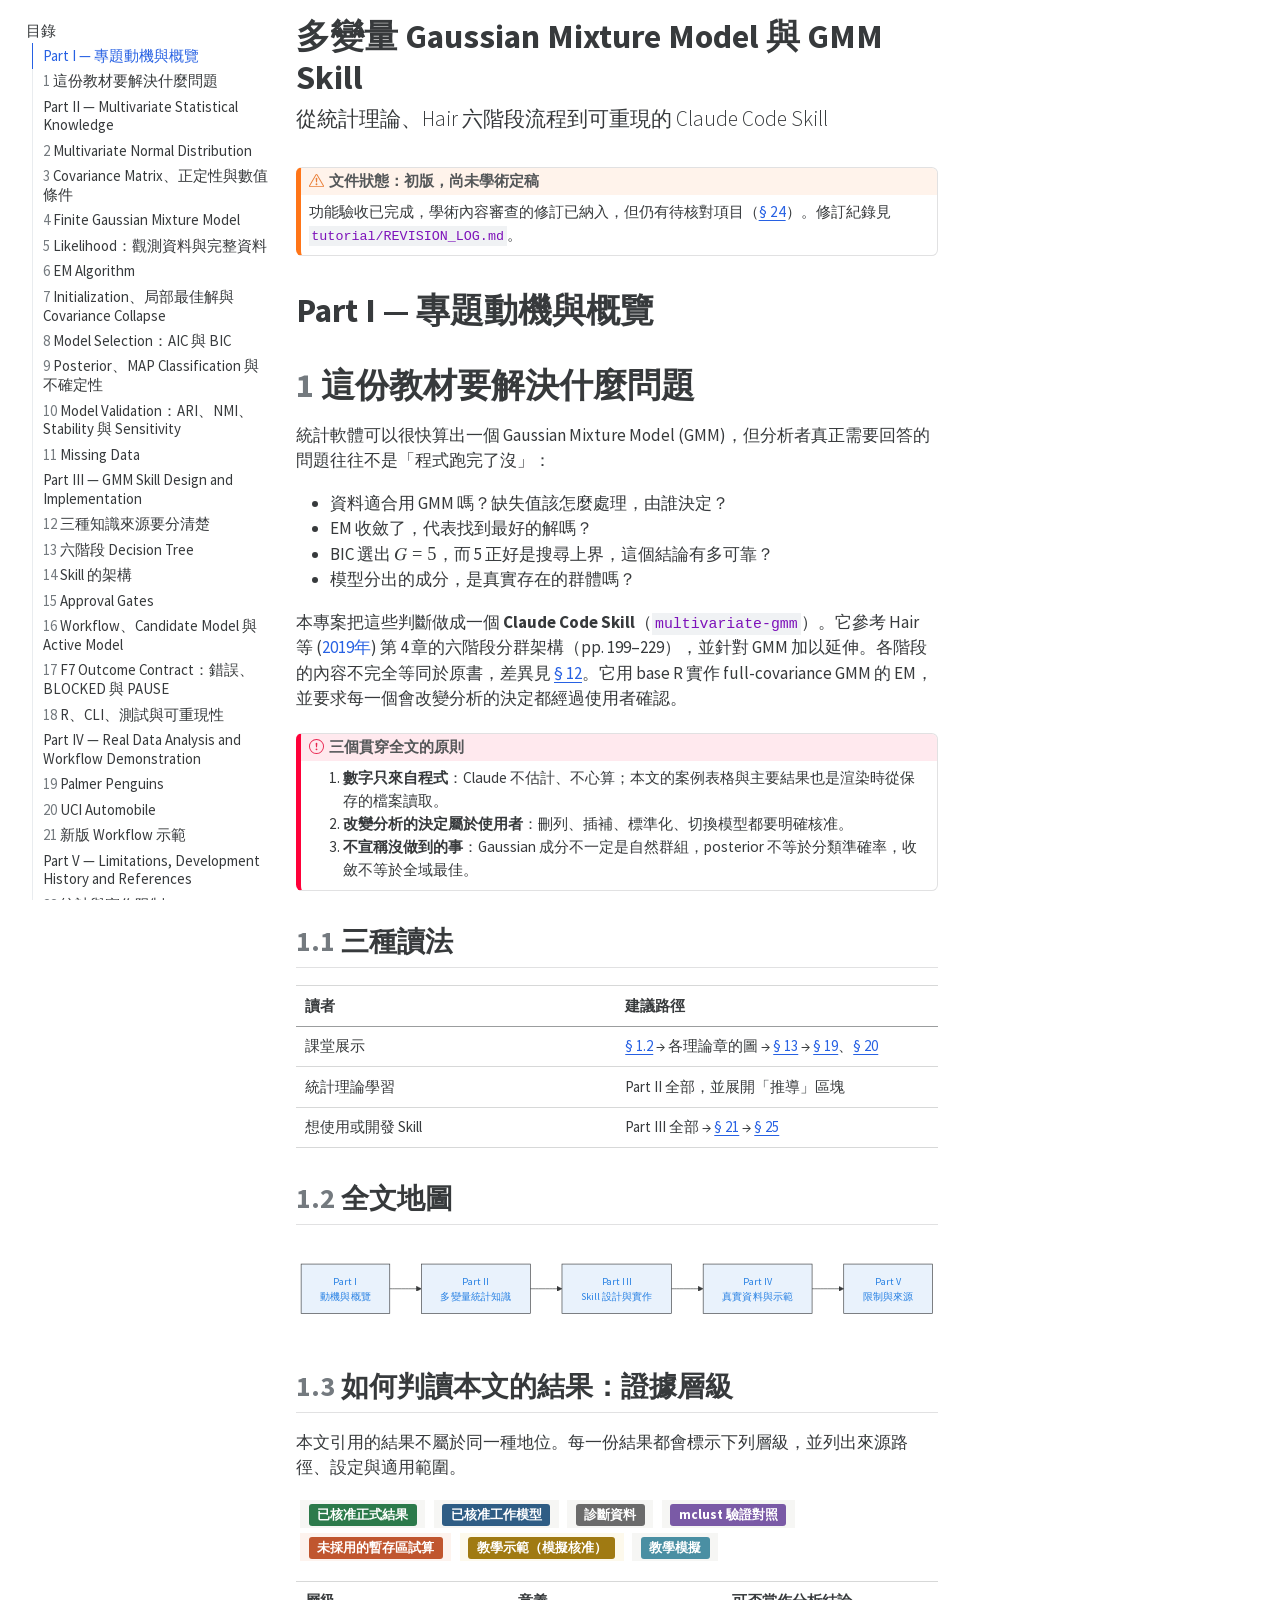
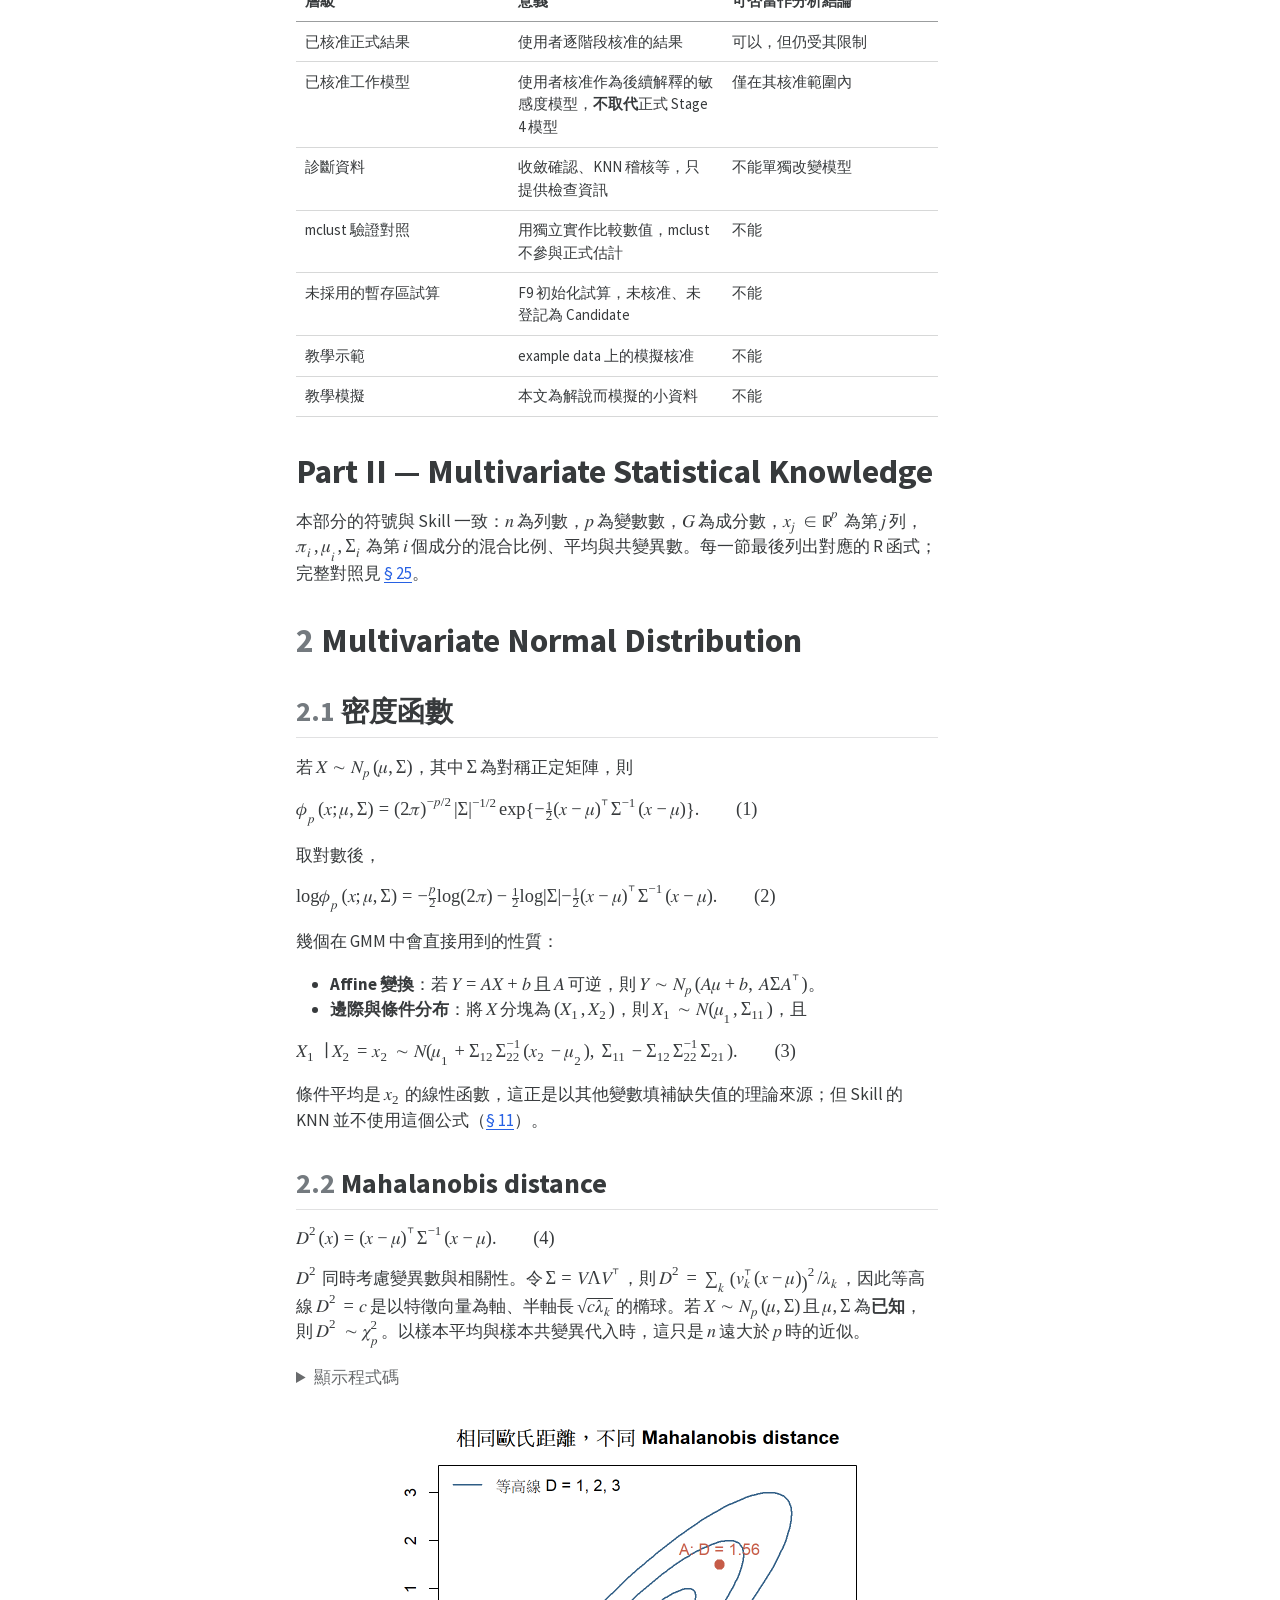
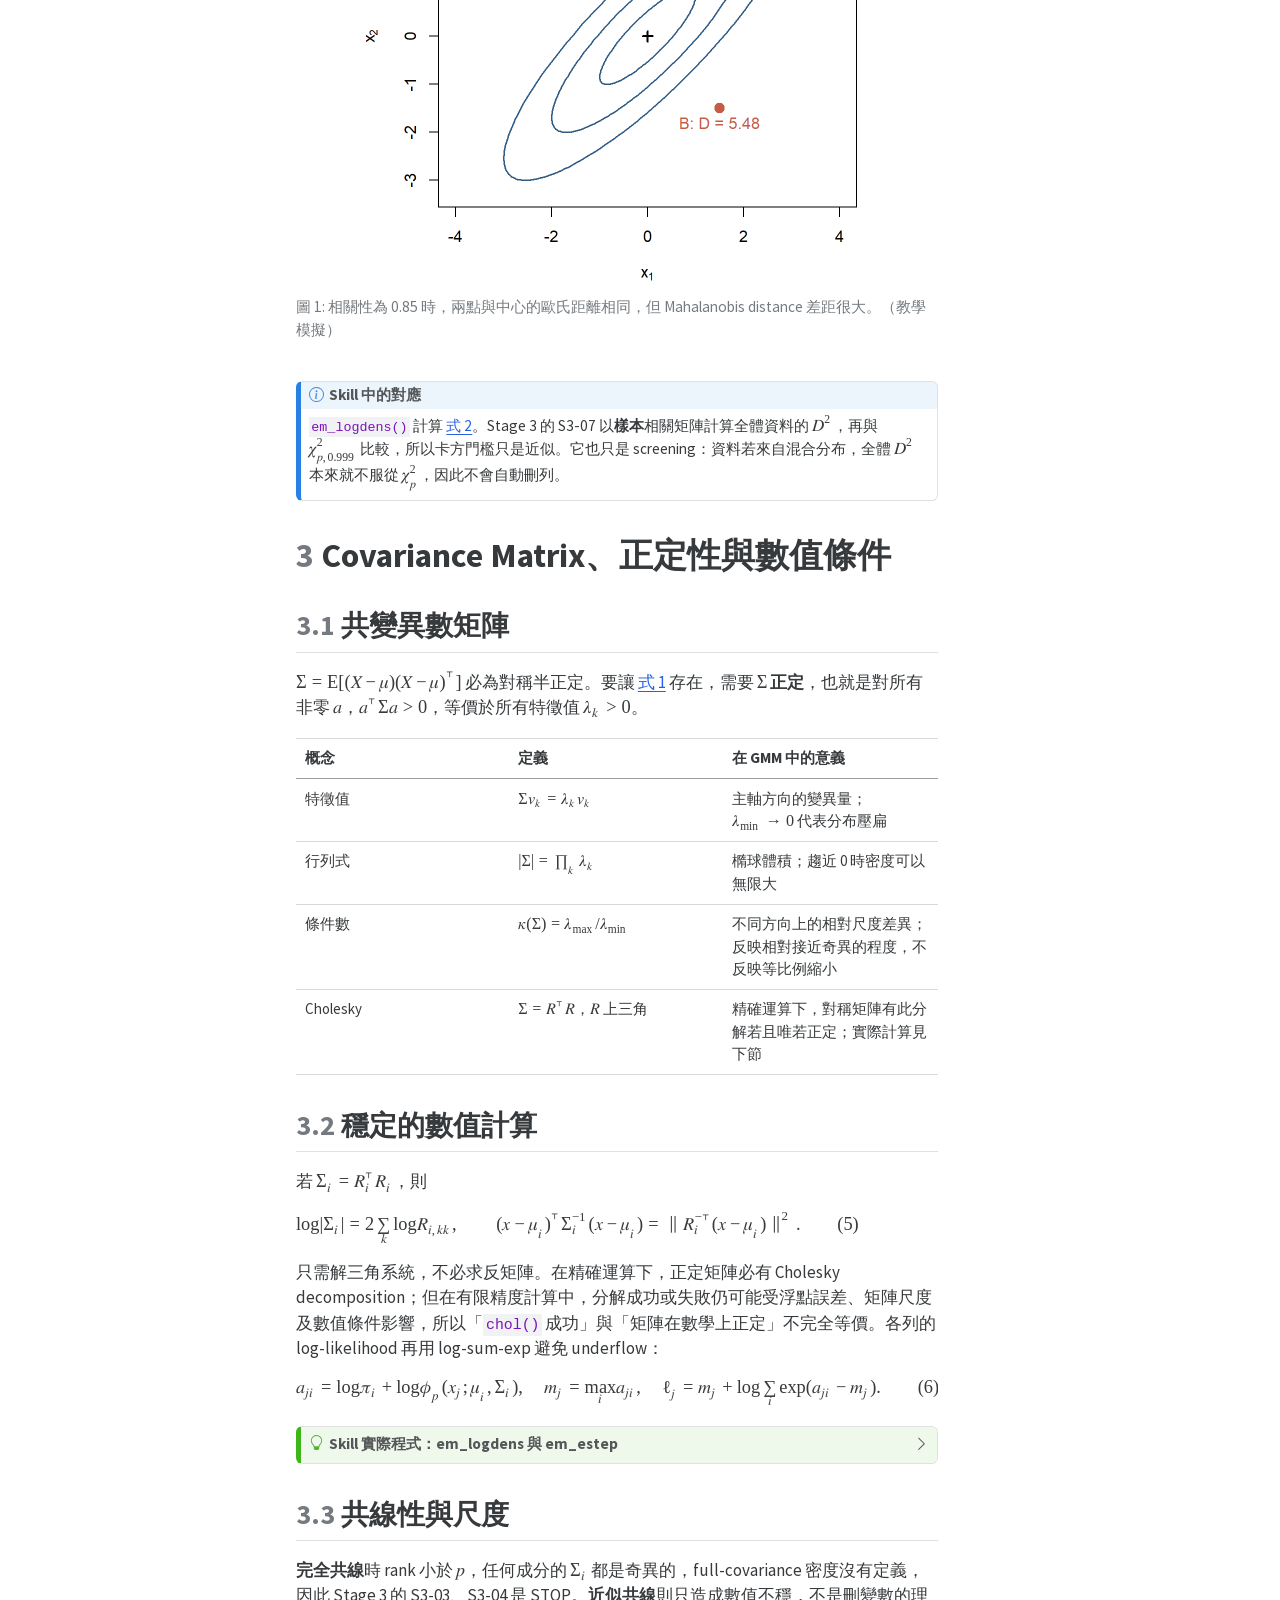
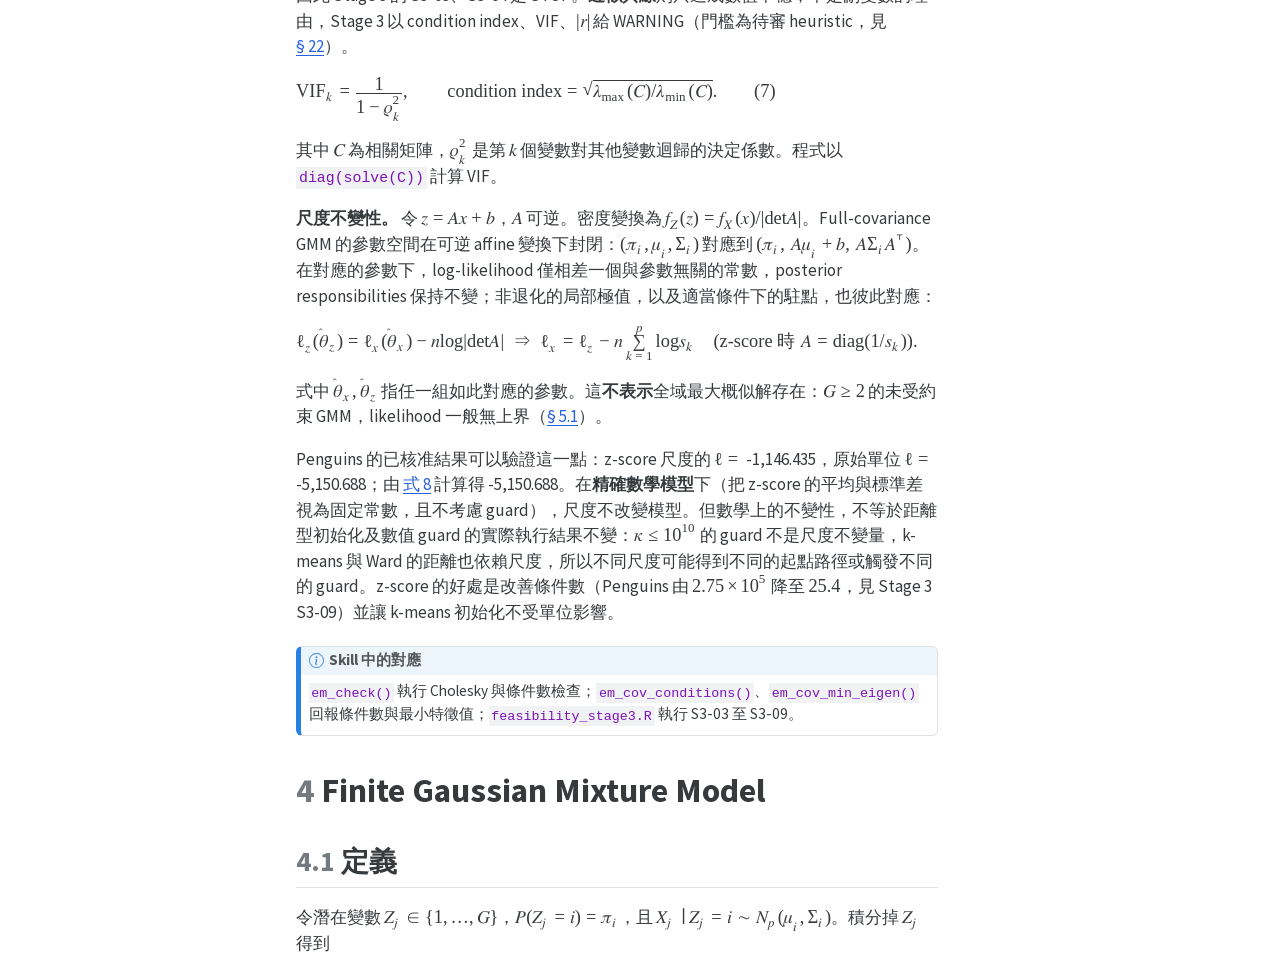
<file: docs/index.html>
<!doctype html>
<html lang="zh-TW">
<head>
<meta charset="utf-8">
<meta name="viewport" content="width=device-width, initial-scale=1">
<title>多變量 GMM 與 GMM Skill 教材</title>
<meta http-equiv="refresh" content="0; url=full-tutorial/gmm-skill-tutorial.html">
<link rel="canonical" href="full-tutorial/gmm-skill-tutorial.html">
<style>
  :root { color-scheme: light dark; }
  body { margin: 0; padding: 48px 16px; font-family: system-ui, "Noto Sans TC", "Microsoft JhengHei", sans-serif; line-height: 1.7; background: #fff; color: #222; }
  main { max-width: 640px; margin: 0 auto; }
  a { color: #1a5fb4; }
  @media (prefers-color-scheme: dark) { body { background: #1e1e1e; color: #e6e6e6; } a { color: #8ab4f8; } }
</style>
</head>
<body>
<main>
  <h1>多變量 Gaussian Mixture Model 與 GMM Skill</h1>
  <p>正在前往完整教材。如果沒有自動跳轉，請點選：</p>
  <p><a href="full-tutorial/gmm-skill-tutorial.html">開啟完整 GMM 教材</a></p>
</main>
</body>
</html>
</file>
